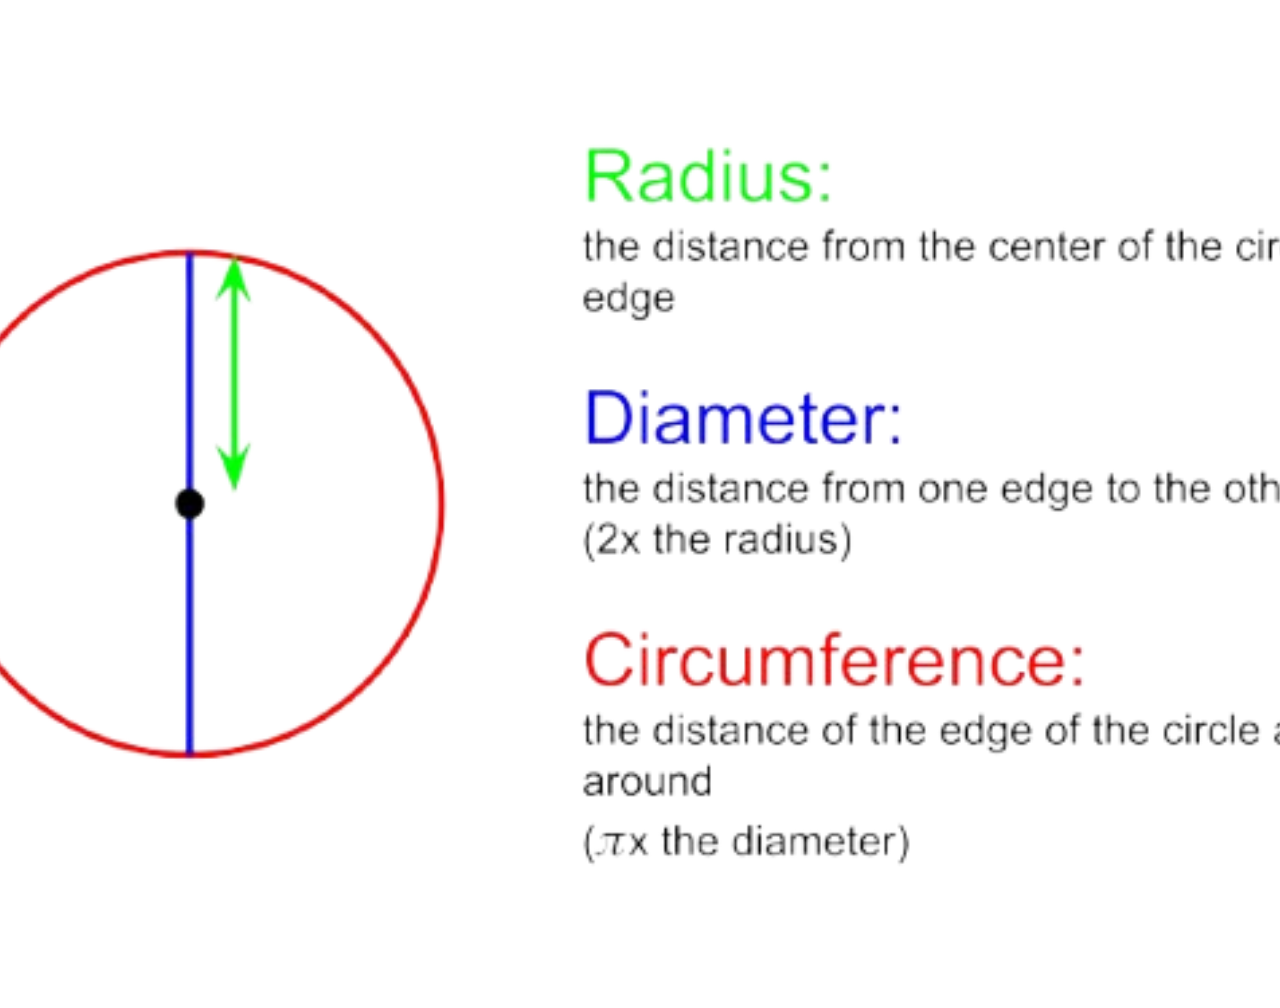
<file: index.html>
<!doctype html>
<html>
  <head>
    <title>my site</title>
    <link rel="stylesheet" href="style.css" />
  </head>

  <body>
    <a href="games/flappyBird-master/index.html">
      <button id="Btn1">flappy bird</button>
    </a>
    <a href="games/2048-master/index.html">
      <button id="Btn2">2048</button>
    </a>
    <a href="games/JavaScript-Snake-Game-master/index.html">
      <button id="Btn3">snake</button>
    </a>
    <a href="games/javascript-tetris-master/index.html">
      <button id="Btn4">tetris</button>
    </a>
    <a href="games/lunar-lander-master/index.html">
      <button id="Btn5">lunar lander</button>
    </a>

    <script src="script.js"></script>
  </body>
</html>
</file>
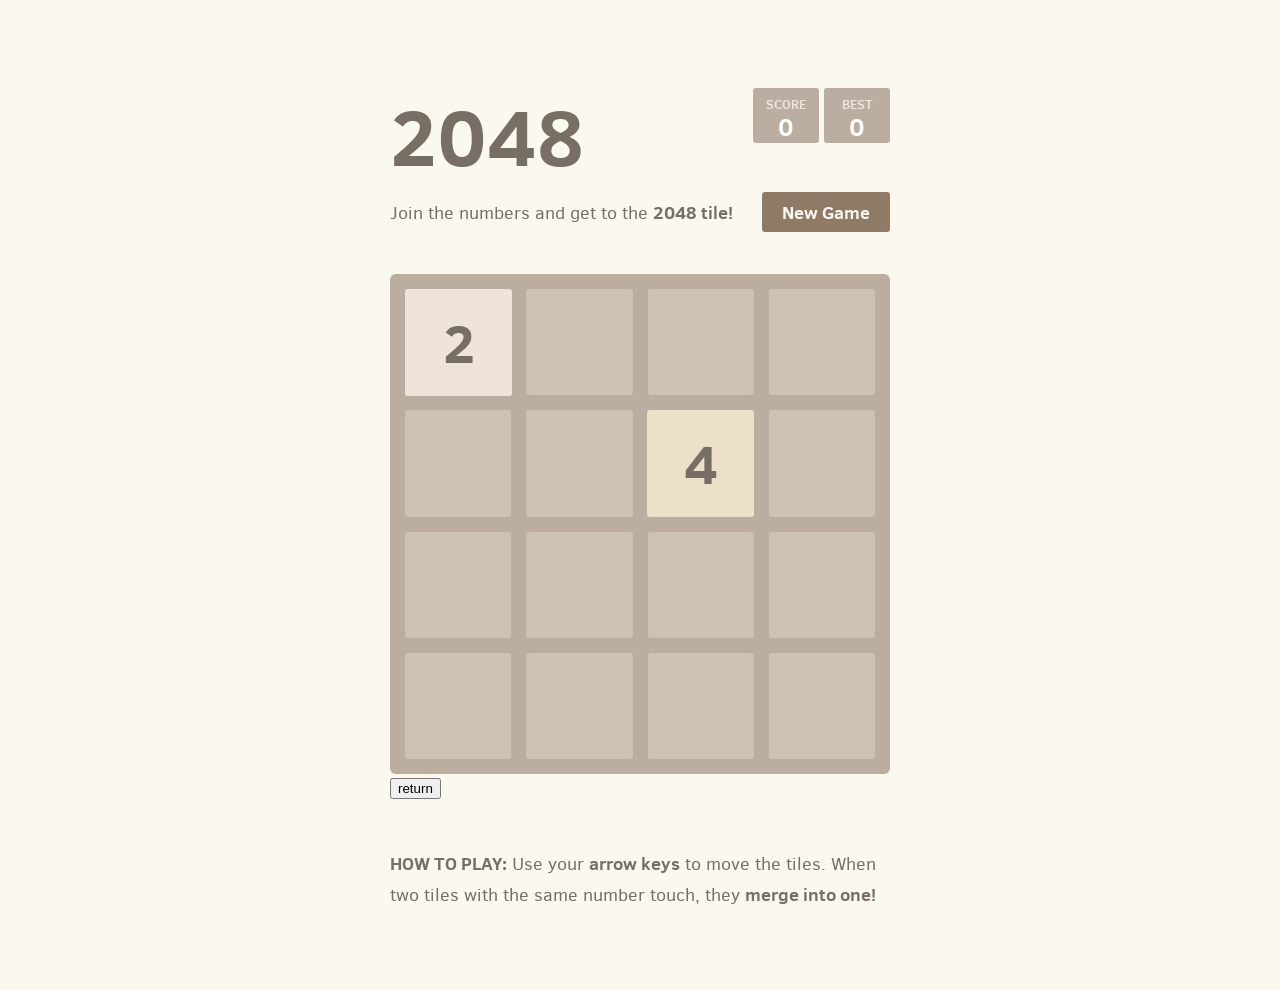
<file: games/2048-master/index.html>
<!doctype html>
<html>
  <head>
    <meta charset="utf-8" />
    <title>2048</title>

    <link href="style/main.css" rel="stylesheet" type="text/css" />
    <link rel="shortcut icon" href="favicon.ico" />
    <link rel="apple-touch-icon" href="meta/apple-touch-icon.png" />
    <link
      rel="apple-touch-startup-image"
      href="meta/apple-touch-startup-image-640x1096.png"
      media="(device-width: 320px) and (device-height: 568px) and (-webkit-device-pixel-ratio: 2)"
    />
    <!-- iPhone 5+ -->
    <link
      rel="apple-touch-startup-image"
      href="meta/apple-touch-startup-image-640x920.png"
      media="(device-width: 320px) and (device-height: 480px) and (-webkit-device-pixel-ratio: 2)"
    />
    <!-- iPhone, retina -->
    <meta name="apple-mobile-web-app-capable" content="yes" />
    <meta name="apple-mobile-web-app-status-bar-style" content="black" />

    <meta name="HandheldFriendly" content="True" />
    <meta name="MobileOptimized" content="320" />
    <meta
      name="viewport"
      content="width=device-width, target-densitydpi=160dpi, initial-scale=1.0, maximum-scale=1, user-scalable=no, minimal-ui"
    />
  </head>
  <body>
    <div class="container">
      <div class="heading">
        <h1 class="title">2048</h1>
        <div class="scores-container">
          <div class="score-container">0</div>
          <div class="best-container">0</div>
        </div>
      </div>

      <div class="above-game">
        <p class="game-intro">
          Join the numbers and get to the <strong>2048 tile!</strong>
        </p>
        <a class="restart-button">New Game</a>
      </div>

      <div class="game-container">
        <div class="game-message">
          <p></p>
          <div class="lower">
            <a class="keep-playing-button">Keep going</a>
            <a class="retry-button">Try again</a>
          </div>
        </div>

        <div class="grid-container">
          <div class="grid-row">
            <div class="grid-cell"></div>
            <div class="grid-cell"></div>
            <div class="grid-cell"></div>
            <div class="grid-cell"></div>
          </div>
          <div class="grid-row">
            <div class="grid-cell"></div>
            <div class="grid-cell"></div>
            <div class="grid-cell"></div>
            <div class="grid-cell"></div>
          </div>
          <div class="grid-row">
            <div class="grid-cell"></div>
            <div class="grid-cell"></div>
            <div class="grid-cell"></div>
            <div class="grid-cell"></div>
          </div>
          <div class="grid-row">
            <div class="grid-cell"></div>
            <div class="grid-cell"></div>
            <div class="grid-cell"></div>
            <div class="grid-cell"></div>
          </div>
        </div>

        <div class="tile-container"></div>
      </div>
      <a href="../../index.html">
        <button id="returnBtn1">return</button>
      </a>

      <p class="game-explanation">
        <strong class="important">How to play:</strong> Use your
        <strong>arrow keys</strong> to move the tiles. When two tiles with the
        same number touch, they <strong>merge into one!</strong>
      </p>
    </div>

    <script src="js/bind_polyfill.js"></script>
    <script src="js/classlist_polyfill.js"></script>
    <script src="js/animframe_polyfill.js"></script>
    <script src="js/keyboard_input_manager.js"></script>
    <script src="js/html_actuator.js"></script>
    <script src="js/grid.js"></script>
    <script src="js/tile.js"></script>
    <script src="js/local_storage_manager.js"></script>
    <script src="js/game_manager.js"></script>
    <script src="js/application.js"></script>
  </body>
</html>
</file>
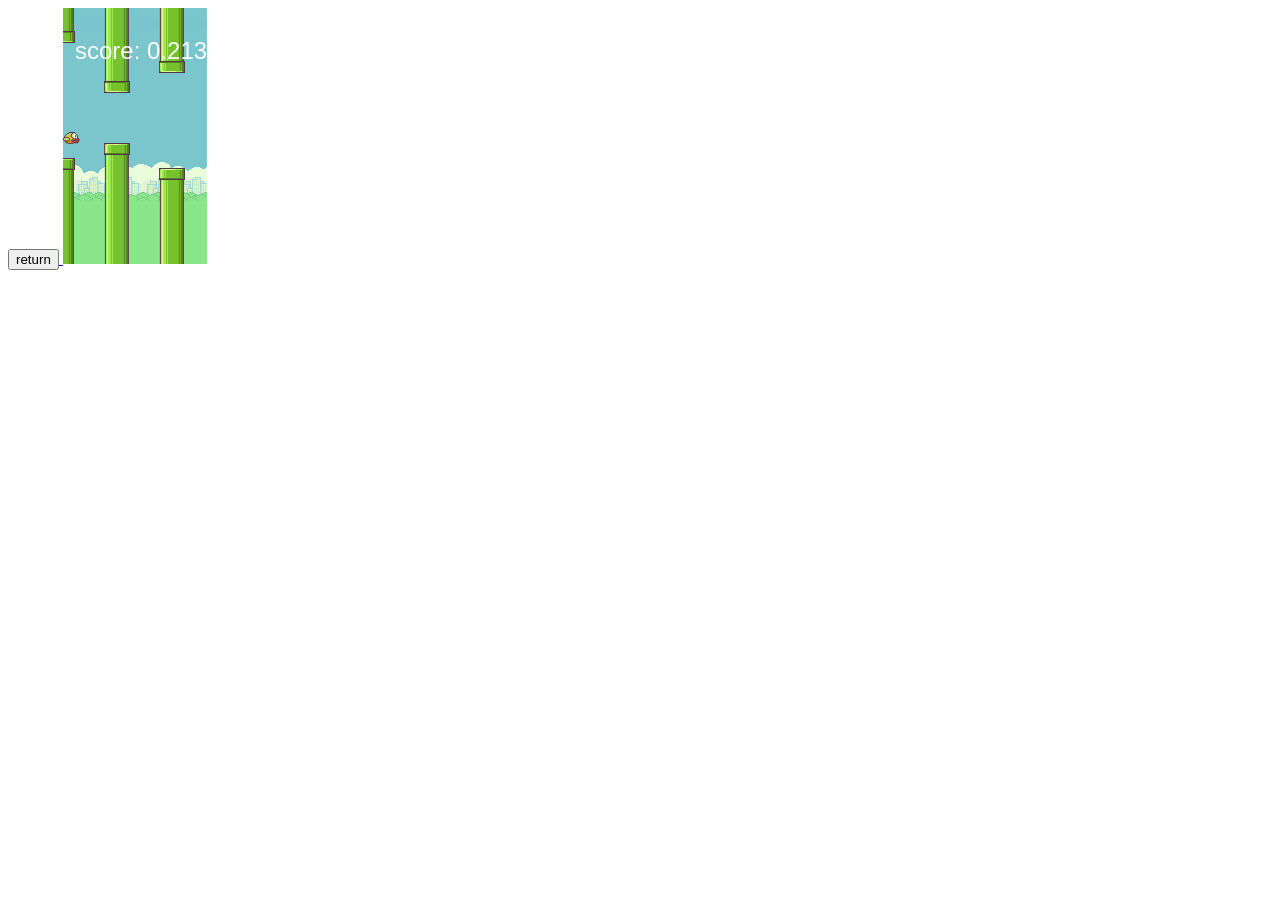
<file: games/flappyBird-master/index.html>
<!doctype html>
<html lang="en">
  <head>
    <meta charset="utf-8" />
    <title>Flappy Bird</title>
  </head>
  <body>
    <a href="../../index.html">
      <button id="returnBtn1">return</button>
    </a>
    <script src="js/game.js"></script>
  </body>
</html>
</file>
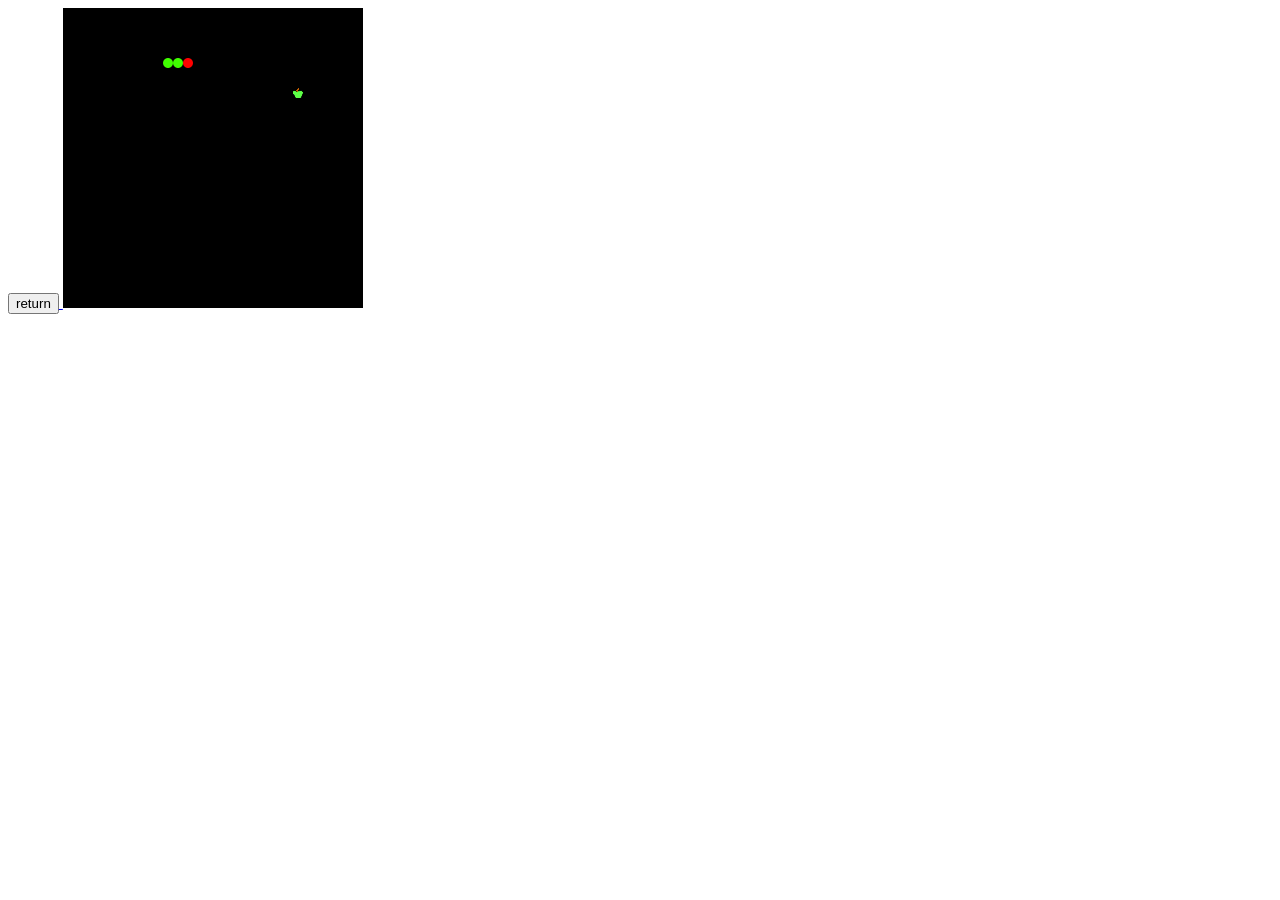
<file: games/JavaScript-Snake-Game-master/index.html>
<!doctype html>
<html>
  <head>
    <title>JavaScript Snake game</title>
    <style>
      canvas {
        background: black;
      }
    </style>

    <script src="snake.js"></script>
  </head>

  <body onload="init()">
    <a href="../../index.html">
      <button id="returnBtn1">return</button>
    </a>
    <canvas id="myCanvas" width="300" height="300"> </canvas>
  </body>
</html>
</file>
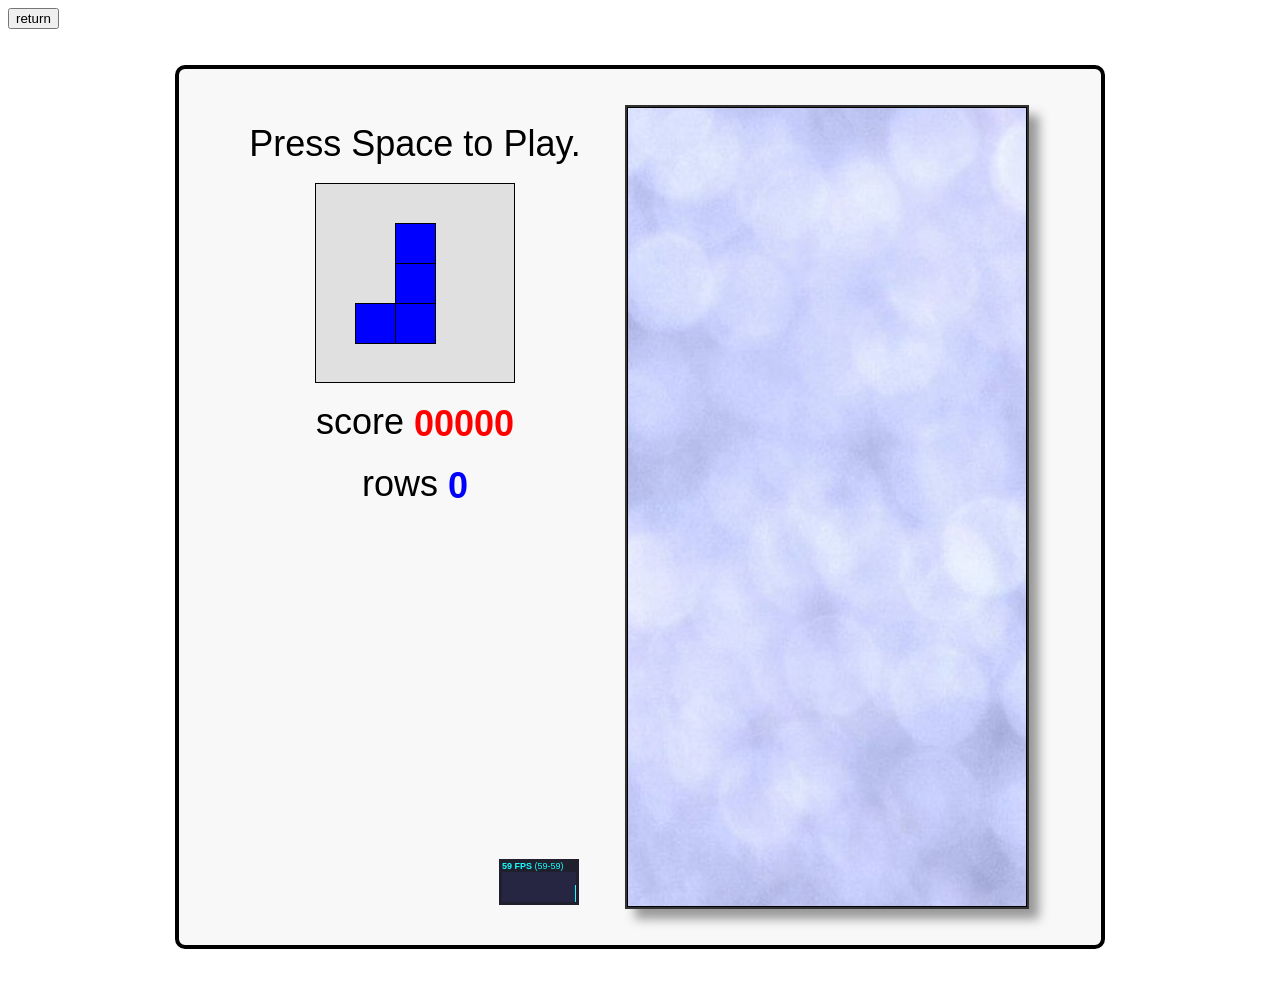
<file: games/javascript-tetris-master/index.html>
<!doctype html>
<html>
  <head>
    <title>Javascript Tetris</title>
    <style>
      body {
        font-family: Helvetica, sans-serif;
      }
      #tetris {
        margin: 1em auto;
        padding: 1em;
        border: 4px solid black;
        border-radius: 10px;
        background-color: #f8f8f8;
      }
      #stats {
        display: inline-block;
        vertical-align: top;
      }
      #canvas {
        display: inline-block;
        vertical-align: top;
        background: url(texture.jpg);
        box-shadow: 10px 10px 10px #999;
        border: 2px solid #333;
      }
      #menu {
        display: inline-block;
        vertical-align: top;
        position: relative;
      }
      #menu p {
        margin: 0.5em 0;
        text-align: center;
      }
      #menu p a {
        text-decoration: none;
        color: black;
      }
      #upcoming {
        display: block;
        margin: 0 auto;
        background-color: #e0e0e0;
      }
      #score {
        color: red;
        font-weight: bold;
        vertical-align: middle;
      }
      #rows {
        color: blue;
        font-weight: bold;
        vertical-align: middle;
      }
      #stats {
        position: absolute;
        bottom: 0em;
        right: 1em;
      }
      @media screen and (min-width: 0px) and (min-height: 0px) {
        #tetris {
          font-size: 0.75em;
          width: 250px;
        }
        #menu {
          width: 100px;
          height: 200px;
        }
        #upcoming {
          width: 50px;
          height: 50px;
        }
        #canvas {
          width: 100px;
          height: 200px;
        }
      } /* 10px chunks */
      @media screen and (min-width: 400px) and (min-height: 400px) {
        #tetris {
          font-size: 1em;
          width: 350px;
        }
        #menu {
          width: 150px;
          height: 300px;
        }
        #upcoming {
          width: 75px;
          height: 75px;
        }
        #canvas {
          width: 150px;
          height: 300px;
        }
      } /* 15px chunks */
      @media screen and (min-width: 500px) and (min-height: 500px) {
        #tetris {
          font-size: 1.25em;
          width: 450px;
        }
        #menu {
          width: 200px;
          height: 400px;
        }
        #upcoming {
          width: 100px;
          height: 100px;
        }
        #canvas {
          width: 200px;
          height: 400px;
        }
      } /* 20px chunks */
      @media screen and (min-width: 600px) and (min-height: 600px) {
        #tetris {
          font-size: 1.5em;
          width: 550px;
        }
        #menu {
          width: 250px;
          height: 500px;
        }
        #upcoming {
          width: 125px;
          height: 125px;
        }
        #canvas {
          width: 250px;
          height: 500px;
        }
      } /* 25px chunks */
      @media screen and (min-width: 700px) and (min-height: 700px) {
        #tetris {
          font-size: 1.75em;
          width: 650px;
        }
        #menu {
          width: 300px;
          height: 600px;
        }
        #upcoming {
          width: 150px;
          height: 150px;
        }
        #canvas {
          width: 300px;
          height: 600px;
        }
      } /* 30px chunks */
      @media screen and (min-width: 800px) and (min-height: 800px) {
        #tetris {
          font-size: 2em;
          width: 750px;
        }
        #menu {
          width: 350px;
          height: 700px;
        }
        #upcoming {
          width: 175px;
          height: 175px;
        }
        #canvas {
          width: 350px;
          height: 700px;
        }
      } /* 35px chunks */
      @media screen and (min-width: 900px) and (min-height: 900px) {
        #tetris {
          font-size: 2.25em;
          width: 850px;
        }
        #menu {
          width: 400px;
          height: 800px;
        }
        #upcoming {
          width: 200px;
          height: 200px;
        }
        #canvas {
          width: 400px;
          height: 800px;
        }
      } /* 40px chunks */
    </style>
  </head>

  <body>
    <a href="../../index.html">
      <button id="returnBtn1">return</button>
    </a>
    <div id="tetris">
      <div id="menu">
        <p id="start"><a href="javascript:play();">Press Space to Play.</a></p>
        <p><canvas id="upcoming"></canvas></p>
        <p>score <span id="score">00000</span></p>
        <p>rows <span id="rows">0</span></p>
      </div>
      <canvas id="canvas">
        Sorry, this example cannot be run because your browser does not support
        the &lt;canvas&gt; element
      </canvas>
    </div>

    <script src="stats.js"></script>
    <script>
      //-------------------------------------------------------------------------
      // base helper methods
      //-------------------------------------------------------------------------

      function get(id) {
        return document.getElementById(id);
      }
      function hide(id) {
        get(id).style.visibility = "hidden";
      }
      function show(id) {
        get(id).style.visibility = null;
      }
      function html(id, html) {
        get(id).innerHTML = html;
      }

      function timestamp() {
        return new Date().getTime();
      }
      function random(min, max) {
        return min + Math.random() * (max - min);
      }
      function randomChoice(choices) {
        return choices[Math.round(random(0, choices.length - 1))];
      }

      if (!window.requestAnimationFrame) {
        // http://paulirish.com/2011/requestanimationframe-for-smart-animating/
        window.requestAnimationFrame =
          window.webkitRequestAnimationFrame ||
          window.mozRequestAnimationFrame ||
          window.oRequestAnimationFrame ||
          window.msRequestAnimationFrame ||
          function (callback, element) {
            window.setTimeout(callback, 1000 / 60);
          };
      }

      //-------------------------------------------------------------------------
      // game constants
      //-------------------------------------------------------------------------

      var KEY = { ESC: 27, SPACE: 32, LEFT: 37, UP: 38, RIGHT: 39, DOWN: 40 },
        DIR = { UP: 0, RIGHT: 1, DOWN: 2, LEFT: 3, MIN: 0, MAX: 3 },
        stats = new Stats(),
        canvas = get("canvas"),
        ctx = canvas.getContext("2d"),
        ucanvas = get("upcoming"),
        uctx = ucanvas.getContext("2d"),
        speed = { start: 0.6, decrement: 0.005, min: 0.1 }, // how long before piece drops by 1 row (seconds)
        nx = 10, // width of tetris court (in blocks)
        ny = 20, // height of tetris court (in blocks)
        nu = 5; // width/height of upcoming preview (in blocks)

      //-------------------------------------------------------------------------
      // game variables (initialized during reset)
      //-------------------------------------------------------------------------

      var dx,
        dy, // pixel size of a single tetris block
        blocks, // 2 dimensional array (nx*ny) representing tetris court - either empty block or occupied by a 'piece'
        actions, // queue of user actions (inputs)
        playing, // true|false - game is in progress
        dt, // time since starting this game
        current, // the current piece
        next, // the next piece
        score, // the current score
        vscore, // the currently displayed score (it catches up to score in small chunks - like a spinning slot machine)
        rows, // number of completed rows in the current game
        step; // how long before current piece drops by 1 row

      //-------------------------------------------------------------------------
      // tetris pieces
      //
      // blocks: each element represents a rotation of the piece (0, 90, 180, 270)
      //         each element is a 16 bit integer where the 16 bits represent
      //         a 4x4 set of blocks, e.g. j.blocks[0] = 0x44C0
      //
      //             0100 = 0x4 << 3 = 0x4000
      //             0100 = 0x4 << 2 = 0x0400
      //             1100 = 0xC << 1 = 0x00C0
      //             0000 = 0x0 << 0 = 0x0000
      //                               ------
      //                               0x44C0
      //
      //-------------------------------------------------------------------------

      var i = {
        size: 4,
        blocks: [0x0f00, 0x2222, 0x00f0, 0x4444],
        color: "cyan",
      };
      var j = {
        size: 3,
        blocks: [0x44c0, 0x8e00, 0x6440, 0x0e20],
        color: "blue",
      };
      var l = {
        size: 3,
        blocks: [0x4460, 0x0e80, 0xc440, 0x2e00],
        color: "orange",
      };
      var o = {
        size: 2,
        blocks: [0xcc00, 0xcc00, 0xcc00, 0xcc00],
        color: "yellow",
      };
      var s = {
        size: 3,
        blocks: [0x06c0, 0x8c40, 0x6c00, 0x4620],
        color: "green",
      };
      var t = {
        size: 3,
        blocks: [0x0e40, 0x4c40, 0x4e00, 0x4640],
        color: "purple",
      };
      var z = {
        size: 3,
        blocks: [0x0c60, 0x4c80, 0xc600, 0x2640],
        color: "red",
      };

      //------------------------------------------------
      // do the bit manipulation and iterate through each
      // occupied block (x,y) for a given piece
      //------------------------------------------------
      function eachblock(type, x, y, dir, fn) {
        var bit,
          result,
          row = 0,
          col = 0,
          blocks = type.blocks[dir];
        for (bit = 0x8000; bit > 0; bit = bit >> 1) {
          if (blocks & bit) {
            fn(x + col, y + row);
          }
          if (++col === 4) {
            col = 0;
            ++row;
          }
        }
      }

      //-----------------------------------------------------
      // check if a piece can fit into a position in the grid
      //-----------------------------------------------------
      function occupied(type, x, y, dir) {
        var result = false;
        eachblock(type, x, y, dir, function (x, y) {
          if (x < 0 || x >= nx || y < 0 || y >= ny || getBlock(x, y))
            result = true;
        });
        return result;
      }

      function unoccupied(type, x, y, dir) {
        return !occupied(type, x, y, dir);
      }

      //-----------------------------------------
      // start with 4 instances of each piece and
      // pick randomly until the 'bag is empty'
      //-----------------------------------------
      var pieces = [];
      function randomPiece() {
        if (pieces.length == 0)
          pieces = [
            i,
            i,
            i,
            i,
            j,
            j,
            j,
            j,
            l,
            l,
            l,
            l,
            o,
            o,
            o,
            o,
            s,
            s,
            s,
            s,
            t,
            t,
            t,
            t,
            z,
            z,
            z,
            z,
          ];
        var type = pieces.splice(random(0, pieces.length - 1), 1)[0];
        return {
          type: type,
          dir: DIR.UP,
          x: Math.round(random(0, nx - type.size)),
          y: 0,
        };
      }

      //-------------------------------------------------------------------------
      // GAME LOOP
      //-------------------------------------------------------------------------

      function run() {
        showStats(); // initialize FPS counter
        addEvents(); // attach keydown and resize events

        var last = (now = timestamp());
        function frame() {
          now = timestamp();
          update(Math.min(1, (now - last) / 1000.0)); // using requestAnimationFrame have to be able to handle large delta's caused when it 'hibernates' in a background or non-visible tab
          draw();
          stats.update();
          last = now;
          requestAnimationFrame(frame, canvas);
        }

        resize(); // setup all our sizing information
        reset(); // reset the per-game variables
        frame(); // start the first frame
      }

      function showStats() {
        stats.domElement.id = "stats";
        get("menu").appendChild(stats.domElement);
      }

      function addEvents() {
        document.addEventListener("keydown", keydown, false);
        window.addEventListener("resize", resize, false);
      }

      function resize(event) {
        canvas.width = canvas.clientWidth; // set canvas logical size equal to its physical size
        canvas.height = canvas.clientHeight; // (ditto)
        ucanvas.width = ucanvas.clientWidth;
        ucanvas.height = ucanvas.clientHeight;
        dx = canvas.width / nx; // pixel size of a single tetris block
        dy = canvas.height / ny; // (ditto)
        invalidate();
        invalidateNext();
      }

      function keydown(ev) {
        var handled = false;
        if (playing) {
          switch (ev.keyCode) {
            case KEY.LEFT:
              actions.push(DIR.LEFT);
              handled = true;
              break;
            case KEY.RIGHT:
              actions.push(DIR.RIGHT);
              handled = true;
              break;
            case KEY.UP:
              actions.push(DIR.UP);
              handled = true;
              break;
            case KEY.DOWN:
              actions.push(DIR.DOWN);
              handled = true;
              break;
            case KEY.ESC:
              lose();
              handled = true;
              break;
          }
        } else if (ev.keyCode == KEY.SPACE) {
          play();
          handled = true;
        }
        if (handled) ev.preventDefault(); // prevent arrow keys from scrolling the page (supported in IE9+ and all other browsers)
      }

      //-------------------------------------------------------------------------
      // GAME LOGIC
      //-------------------------------------------------------------------------

      function play() {
        hide("start");
        reset();
        playing = true;
      }
      function lose() {
        show("start");
        setVisualScore();
        playing = false;
      }

      function setVisualScore(n) {
        vscore = n || score;
        invalidateScore();
      }
      function setScore(n) {
        score = n;
        setVisualScore(n);
      }
      function addScore(n) {
        score = score + n;
      }
      function clearScore() {
        setScore(0);
      }
      function clearRows() {
        setRows(0);
      }
      function setRows(n) {
        rows = n;
        step = Math.max(speed.min, speed.start - speed.decrement * rows);
        invalidateRows();
      }
      function addRows(n) {
        setRows(rows + n);
      }
      function getBlock(x, y) {
        return blocks && blocks[x] ? blocks[x][y] : null;
      }
      function setBlock(x, y, type) {
        blocks[x] = blocks[x] || [];
        blocks[x][y] = type;
        invalidate();
      }
      function clearBlocks() {
        blocks = [];
        invalidate();
      }
      function clearActions() {
        actions = [];
      }
      function setCurrentPiece(piece) {
        current = piece || randomPiece();
        invalidate();
      }
      function setNextPiece(piece) {
        next = piece || randomPiece();
        invalidateNext();
      }

      function reset() {
        dt = 0;
        clearActions();
        clearBlocks();
        clearRows();
        clearScore();
        setCurrentPiece(next);
        setNextPiece();
      }

      function update(idt) {
        if (playing) {
          if (vscore < score) setVisualScore(vscore + 1);
          handle(actions.shift());
          dt = dt + idt;
          if (dt > step) {
            dt = dt - step;
            drop();
          }
        }
      }

      function handle(action) {
        switch (action) {
          case DIR.LEFT:
            move(DIR.LEFT);
            break;
          case DIR.RIGHT:
            move(DIR.RIGHT);
            break;
          case DIR.UP:
            rotate();
            break;
          case DIR.DOWN:
            drop();
            break;
        }
      }

      function move(dir) {
        var x = current.x,
          y = current.y;
        switch (dir) {
          case DIR.RIGHT:
            x = x + 1;
            break;
          case DIR.LEFT:
            x = x - 1;
            break;
          case DIR.DOWN:
            y = y + 1;
            break;
        }
        if (unoccupied(current.type, x, y, current.dir)) {
          current.x = x;
          current.y = y;
          invalidate();
          return true;
        } else {
          return false;
        }
      }

      function rotate() {
        var newdir = current.dir == DIR.MAX ? DIR.MIN : current.dir + 1;
        if (unoccupied(current.type, current.x, current.y, newdir)) {
          current.dir = newdir;
          invalidate();
        }
      }

      function drop() {
        if (!move(DIR.DOWN)) {
          addScore(10);
          dropPiece();
          removeLines();
          setCurrentPiece(next);
          setNextPiece(randomPiece());
          clearActions();
          if (occupied(current.type, current.x, current.y, current.dir)) {
            lose();
          }
        }
      }

      function dropPiece() {
        eachblock(
          current.type,
          current.x,
          current.y,
          current.dir,
          function (x, y) {
            setBlock(x, y, current.type);
          },
        );
      }

      function removeLines() {
        var x,
          y,
          complete,
          n = 0;
        for (y = ny; y > 0; --y) {
          complete = true;
          for (x = 0; x < nx; ++x) {
            if (!getBlock(x, y)) complete = false;
          }
          if (complete) {
            removeLine(y);
            y = y + 1; // recheck same line
            n++;
          }
        }
        if (n > 0) {
          addRows(n);
          addScore(100 * Math.pow(2, n - 1)); // 1: 100, 2: 200, 3: 400, 4: 800
        }
      }

      function removeLine(n) {
        var x, y;
        for (y = n; y >= 0; --y) {
          for (x = 0; x < nx; ++x)
            setBlock(x, y, y == 0 ? null : getBlock(x, y - 1));
        }
      }

      //-------------------------------------------------------------------------
      // RENDERING
      //-------------------------------------------------------------------------

      var invalid = {};

      function invalidate() {
        invalid.court = true;
      }
      function invalidateNext() {
        invalid.next = true;
      }
      function invalidateScore() {
        invalid.score = true;
      }
      function invalidateRows() {
        invalid.rows = true;
      }

      function draw() {
        ctx.save();
        ctx.lineWidth = 1;
        ctx.translate(0.5, 0.5); // for crisp 1px black lines
        drawCourt();
        drawNext();
        drawScore();
        drawRows();
        ctx.restore();
      }

      function drawCourt() {
        if (invalid.court) {
          ctx.clearRect(0, 0, canvas.width, canvas.height);
          if (playing)
            drawPiece(ctx, current.type, current.x, current.y, current.dir);
          var x, y, block;
          for (y = 0; y < ny; y++) {
            for (x = 0; x < nx; x++) {
              if ((block = getBlock(x, y))) drawBlock(ctx, x, y, block.color);
            }
          }
          ctx.strokeRect(0, 0, nx * dx - 1, ny * dy - 1); // court boundary
          invalid.court = false;
        }
      }

      function drawNext() {
        if (invalid.next) {
          var padding = (nu - next.type.size) / 2; // half-arsed attempt at centering next piece display
          uctx.save();
          uctx.translate(0.5, 0.5);
          uctx.clearRect(0, 0, nu * dx, nu * dy);
          drawPiece(uctx, next.type, padding, padding, next.dir);
          uctx.strokeStyle = "black";
          uctx.strokeRect(0, 0, nu * dx - 1, nu * dy - 1);
          uctx.restore();
          invalid.next = false;
        }
      }

      function drawScore() {
        if (invalid.score) {
          html("score", ("00000" + Math.floor(vscore)).slice(-5));
          invalid.score = false;
        }
      }

      function drawRows() {
        if (invalid.rows) {
          html("rows", rows);
          invalid.rows = false;
        }
      }

      function drawPiece(ctx, type, x, y, dir) {
        eachblock(type, x, y, dir, function (x, y) {
          drawBlock(ctx, x, y, type.color);
        });
      }

      function drawBlock(ctx, x, y, color) {
        ctx.fillStyle = color;
        ctx.fillRect(x * dx, y * dy, dx, dy);
        ctx.strokeRect(x * dx, y * dy, dx, dy);
      }

      //-------------------------------------------------------------------------
      // FINALLY, lets run the game
      //-------------------------------------------------------------------------

      run();
    </script>
  </body>
</html>
</file>
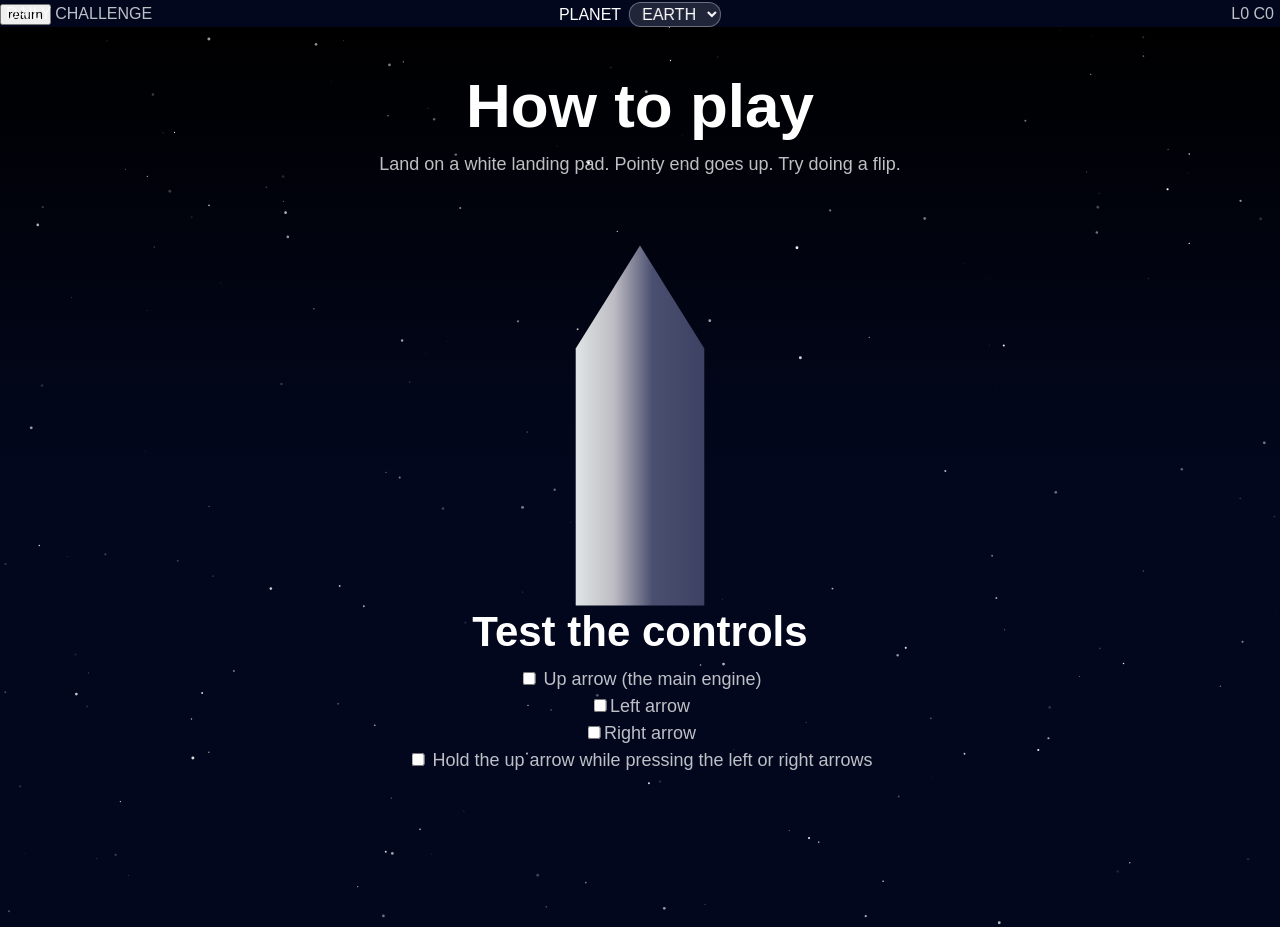
<file: games/lunar-lander-master/index.html>
<!doctype html>
<html lang="en">
  <head>
    <title>Lander</title>
    <meta property="og:title" content="Lander" />
    <meta property="og:url" content="https://ehmorris.com/lander/" />
    <meta
      name="description"
      content="Can you successfully pilot the lander to the surface? Play instantly from your phone or computer."
    />
    <meta
      property="og:description"
      content="Can you successfully pilot the lander to the surface?"
    />
    <meta
      property="og:image"
      content="https://ehmorris.com/lander/images/oembed.png"
    />
    <meta property="og:image:width" content="700" />
    <meta property="og:image:height" content="700" />
    <link
      rel="icon"
      type="image/png"
      href="./images/favicon-16x16.png"
      sizes="16x16"
    />
    <link
      rel="icon"
      type="image/png"
      href="./images/favicon-32x32.png"
      sizes="32x32"
    />
    <link
      rel="icon"
      type="image/png"
      href="./images/favicon-180x180.png"
      sizes="180x180"
    />
    <link
      rel="icon"
      type="image/png"
      href="./images/favicon-270x270.png"
      sizes="270x270"
    />
    <link rel="apple-touch-icon" href="./images/favicon-270x270.png" />
    <meta name="apple-mobile-web-app-capable" content="yes" />
    <meta name="mobile-web-app-capable" content="yes" />
    <meta
      name="viewport"
      content="width=device-width, initial-scale=1, shrink-to-fit=no"
    />
    <link rel="stylesheet" type="text/css" href="./style.css" />
  </head>

  <body>
    <a href="../../index.html">
      <button id="returnBtn1">return</button>
    </a>
    <div class="game"></div>
    <div id="endGameStats" class="fullSizeContainer">
      <h1 id="description"></h1>
      <div class="scoreContainer">
        <span id="score"></span> point <span id="type"></span>
      </div>
      <div class="meterAndLabel">
        <div class="label">Speed</div>
        <div class="meter" data-stat-name="speed">
          <div class="cursor" data-percent-position="">
            <span data-value=""></span><span class="unit">&nbsp;MPH</span>
          </div>
        </div>
      </div>
      <div class="meterAndLabel">
        <div class="label">Angle</div>
        <div class="meter" data-stat-name="angle">
          <div class="cursor" data-percent-position="">
            <span data-value=""></span> <span class="unit">&#176;</span>
          </div>
        </div>
      </div>
      <div class="statsTable">
        <div class="tableRow">
          <span class="tableLabel">Time</span>
          <span class="tableValue"><span id="duration"></span> seconds</span>
        </div>
        <div class="tableRow">
          <span class="tableLabel">Flips</span>
          <span class="tableValue" id="rotations"></span>
        </div>
        <div class="tableRow">
          <span class="tableLabel">Max Speed</span>
          <span class="tableValue"><span id="maxSpeed"></span> MPH</span>
        </div>
        <div class="tableRow">
          <span class="tableLabel">Max Height</span>
          <span class="tableValue"><span id="maxHeight"></span> FT</span>
        </div>
      </div>
      <div class="buttonContainer">
        <div class="button loading" id="tryAgain" data-dd-action-name="Again">
          <span id="tryAgainText">Play Again</span>
          <svg class="buttonAnimatedBorder">
            <rect width="100%" height="100%"></rect>
          </svg>
        </div>
        <div class="button button--hug" id="share" data-dd-action-name="Share">
          <span>Share</span>
          <svg class="buttonBorder">
            <rect width="100%" height="100%"></rect>
          </svg>
        </div>
        <div
          class="button button--hug"
          id="copyText"
          data-dd-action-name="Copy"
        >
          <span>Copy Stats</span>
          <svg class="buttonBorder">
            <rect width="100%" height="100%"></rect>
          </svg>
        </div>
        <a
          href="https://discord.gg/kqs93xgakf"
          target="_blank"
          rel="noopener noreferrer"
          class="button button--hug"
          id="joinDiscord"
          data-dd-action-name="Discord"
        >
          <span>Discord</span>
          <svg class="buttonBorder">
            <rect width="100%" height="100%"></rect>
          </svg>
        </a>
      </div>
    </div>
    <div id="instructions" class="fullSizeContainer instructions">
      <div>
        <h1>How to play</h1>
        <p>
          Land on a white landing pad. Pointy end goes up. Try doing a flip.
        </p>
      </div>
      <div class="instructionsControls">
        <h2>Test the controls</h2>
        <div id="forKeyboard">
          <ul>
            <li id="engineCheck">
              <input type="checkbox" /> Up arrow (the main engine)
            </li>
            <li id="rightRotationCheck"><input type="checkbox" />Left arrow</li>
            <li id="leftRotationCheck"><input type="checkbox" />Right arrow</li>
            <li id="engineAndRotationCheck">
              <input type="checkbox" /> Hold the up arrow while pressing the
              left or right arrows
            </li>
          </ul>
        </div>
        <div id="forTouch">
          <ul>
            <li id="engineCheck">
              <input type="checkbox" /> Press the up arrow
            </li>
            <li id="rightRotationCheck">
              <input type="checkbox" /> Press the left arrow
            </li>
            <li id="leftRotationCheck">
              <input type="checkbox" /> Press the right arrow
            </li>
            <li id="engineAndRotationCheck">
              <input type="checkbox" /> Hold down the up arrow and one side
              arrow
            </li>
          </ul>
        </div>
      </div>
    </div>
    <div id="cornerChallenge" class="topLeftCorner show">
      Daily Challenge <span id="cornerChallengeNumber"></span>
    </div>
    <div id="worldSelector" class="topCenterCorner">
      <label for="worldSelect">Planet</label>
      <select id="worldSelect" aria-label="Select planet">
        <option value="earth">Earth</option>
        <option value="mars">Mars</option>
      </select>
    </div>
    <div id="tally" class="topRightCorner">
      L<span id="landingTotal"></span> C<span id="crashTotal"></span>
    </div>
    <script src="index.js" type="module"></script>
    <script>
      (function (h, o, u, n, d) {
        h = h[d] = h[d] || {
          q: [],
          onReady: function (c) {
            h.q.push(c);
          },
        };
        d = o.createElement(u);
        d.async = 1;
        d.src = n;
        n = o.getElementsByTagName(u)[0];
        n.parentNode.insertBefore(d, n);
      })(
        window,
        document,
        "script",
        "https://www.datadoghq-browser-agent.com/datadog-rum-v4.js",
        "DD_RUM",
      );
      DD_RUM.onReady(function () {
        DD_RUM.init({
          clientToken: "pub29b4ec61338ff64383116ae4bf1b2e48",
          applicationId: "4c09e9e3-7012-4576-bbeb-9a81a5c7b9e7",
          site: "datadoghq.com",
          sessionSampleRate: 100,
          trackUserInteractions: true,
        });
      });
    </script>
  </body>
</html>
</file>
<file: style.css>
body {
  background-image: url("images/aaa.png");

  background-size: cover;
  background-position: center;
  background-repeat: no-repeat;

  min-height: 100vh;
  color: rgb(00, 00, 00);
  text-align: center;
  margin-top: 100px;
}
#Btn1 {
  position: absolute;

  left: 200px;
  top: 100px;

  width: 200px;
  height: 100px;

  padding: 10px 20px;
  font-size: 20px;
  margin: 10px;

  opacity: 0;
  border: none;
  cursor: pointer;
}

#Btn2 {
  position: absolute;

  left: 400px;
  top: 100px;

  width: 200px;
  height: 100px;

  padding: 10px 20px;
  font-size: 20px;
  margin: 10px;

  opacity: 0;
  border: none;
  cursor: pointer;
}

#Btn3 {
  position: absolute;

  left: 600px;
  top: 100px;

  width: 200px;
  height: 100px;

  padding: 10px 20px;
  font-size: 20px;
  margin: 10px;

  opacity: 0;
  border: none;
  cursor: pointer;
}
#Btn4 {
  position: absolute;

  left: 800px;
  top: 100px;

  width: 200px;
  height: 100px;

  padding: 10px 20px;
  font-size: 20px;
  margin: 10px;

  opacity: 0;
  border: none;
  cursor: pointer;
}
#Btn5 {
  position: absolute;

  left: 1000px;
  top: 100px;

  width: 200px;
  height: 100px;

  padding: 10px 20px;
  font-size: 20px;
  margin: 10px;

  opacity: 0;
  border: none;
  cursor: pointer;
}
#returnBtn1 {
  padding: 10px 20px;
  font-size: 20px;
  margin: 10px;
}
#returnBtn2 {
  padding: 10px 20px;
  font-size: 20px;
  margin: 10px;
}
</file>
<file: games/2048-master/style/main.css>
@import url(fonts/clear-sans.css);
html, body {
  margin: 0;
  padding: 0;
  background: #faf8ef;
  color: #776e65;
  font-family: "Clear Sans", "Helvetica Neue", Arial, sans-serif;
  font-size: 18px; }

body {
  margin: 80px 0; }

.heading:after {
  content: "";
  display: block;
  clear: both; }

h1.title {
  font-size: 80px;
  font-weight: bold;
  margin: 0;
  display: block;
  float: left; }

@-webkit-keyframes move-up {
  0% {
    top: 25px;
    opacity: 1; }

  100% {
    top: -50px;
    opacity: 0; } }
@-moz-keyframes move-up {
  0% {
    top: 25px;
    opacity: 1; }

  100% {
    top: -50px;
    opacity: 0; } }
@keyframes move-up {
  0% {
    top: 25px;
    opacity: 1; }

  100% {
    top: -50px;
    opacity: 0; } }
.scores-container {
  float: right;
  text-align: right; }

.score-container, .best-container {
  position: relative;
  display: inline-block;
  background: #bbada0;
  padding: 15px 25px;
  font-size: 25px;
  height: 25px;
  line-height: 47px;
  font-weight: bold;
  border-radius: 3px;
  color: white;
  margin-top: 8px;
  text-align: center; }
  .score-container:after, .best-container:after {
    position: absolute;
    width: 100%;
    top: 10px;
    left: 0;
    text-transform: uppercase;
    font-size: 13px;
    line-height: 13px;
    text-align: center;
    color: #eee4da; }
  .score-container .score-addition, .best-container .score-addition {
    position: absolute;
    right: 30px;
    color: red;
    font-size: 25px;
    line-height: 25px;
    font-weight: bold;
    color: rgba(119, 110, 101, 0.9);
    z-index: 100;
    -webkit-animation: move-up 600ms ease-in;
    -moz-animation: move-up 600ms ease-in;
    animation: move-up 600ms ease-in;
    -webkit-animation-fill-mode: both;
    -moz-animation-fill-mode: both;
    animation-fill-mode: both; }

.score-container:after {
  content: "Score"; }

.best-container:after {
  content: "Best"; }

p {
  margin-top: 0;
  margin-bottom: 10px;
  line-height: 1.65; }

a {
  color: #776e65;
  font-weight: bold;
  text-decoration: underline;
  cursor: pointer; }

strong.important {
  text-transform: uppercase; }

hr {
  border: none;
  border-bottom: 1px solid #d8d4d0;
  margin-top: 20px;
  margin-bottom: 30px; }

.container {
  width: 500px;
  margin: 0 auto; }

@-webkit-keyframes fade-in {
  0% {
    opacity: 0; }

  100% {
    opacity: 1; } }
@-moz-keyframes fade-in {
  0% {
    opacity: 0; }

  100% {
    opacity: 1; } }
@keyframes fade-in {
  0% {
    opacity: 0; }

  100% {
    opacity: 1; } }
.game-container {
  margin-top: 40px;
  position: relative;
  padding: 15px;
  cursor: default;
  -webkit-touch-callout: none;
  -ms-touch-callout: none;
  -webkit-user-select: none;
  -moz-user-select: none;
  -ms-user-select: none;
  -ms-touch-action: none;
  touch-action: none;
  background: #bbada0;
  border-radius: 6px;
  width: 500px;
  height: 500px;
  -webkit-box-sizing: border-box;
  -moz-box-sizing: border-box;
  box-sizing: border-box; }
  .game-container .game-message {
    display: none;
    position: absolute;
    top: 0;
    right: 0;
    bottom: 0;
    left: 0;
    background: rgba(238, 228, 218, 0.5);
    z-index: 100;
    text-align: center;
    -webkit-animation: fade-in 800ms ease 1200ms;
    -moz-animation: fade-in 800ms ease 1200ms;
    animation: fade-in 800ms ease 1200ms;
    -webkit-animation-fill-mode: both;
    -moz-animation-fill-mode: both;
    animation-fill-mode: both; }
    .game-container .game-message p {
      font-size: 60px;
      font-weight: bold;
      height: 60px;
      line-height: 60px;
      margin-top: 222px; }
    .game-container .game-message .lower {
      display: block;
      margin-top: 59px; }
    .game-container .game-message a {
      display: inline-block;
      background: #8f7a66;
      border-radius: 3px;
      padding: 0 20px;
      text-decoration: none;
      color: #f9f6f2;
      height: 40px;
      line-height: 42px;
      margin-left: 9px; }
      .game-container .game-message a.keep-playing-button {
        display: none; }
    .game-container .game-message.game-won {
      background: rgba(237, 194, 46, 0.5);
      color: #f9f6f2; }
      .game-container .game-message.game-won a.keep-playing-button {
        display: inline-block; }
    .game-container .game-message.game-won, .game-container .game-message.game-over {
      display: block; }

.grid-container {
  position: absolute;
  z-index: 1; }

.grid-row {
  margin-bottom: 15px; }
  .grid-row:last-child {
    margin-bottom: 0; }
  .grid-row:after {
    content: "";
    display: block;
    clear: both; }

.grid-cell {
  width: 106.25px;
  height: 106.25px;
  margin-right: 15px;
  float: left;
  border-radius: 3px;
  background: rgba(238, 228, 218, 0.35); }
  .grid-cell:last-child {
    margin-right: 0; }

.tile-container {
  position: absolute;
  z-index: 2; }

.tile, .tile .tile-inner {
  width: 107px;
  height: 107px;
  line-height: 107px; }
.tile.tile-position-1-1 {
  -webkit-transform: translate(0px, 0px);
  -moz-transform: translate(0px, 0px);
  -ms-transform: translate(0px, 0px);
  transform: translate(0px, 0px); }
.tile.tile-position-1-2 {
  -webkit-transform: translate(0px, 121px);
  -moz-transform: translate(0px, 121px);
  -ms-transform: translate(0px, 121px);
  transform: translate(0px, 121px); }
.tile.tile-position-1-3 {
  -webkit-transform: translate(0px, 242px);
  -moz-transform: translate(0px, 242px);
  -ms-transform: translate(0px, 242px);
  transform: translate(0px, 242px); }
.tile.tile-position-1-4 {
  -webkit-transform: translate(0px, 363px);
  -moz-transform: translate(0px, 363px);
  -ms-transform: translate(0px, 363px);
  transform: translate(0px, 363px); }
.tile.tile-position-2-1 {
  -webkit-transform: translate(121px, 0px);
  -moz-transform: translate(121px, 0px);
  -ms-transform: translate(121px, 0px);
  transform: translate(121px, 0px); }
.tile.tile-position-2-2 {
  -webkit-transform: translate(121px, 121px);
  -moz-transform: translate(121px, 121px);
  -ms-transform: translate(121px, 121px);
  transform: translate(121px, 121px); }
.tile.tile-position-2-3 {
  -webkit-transform: translate(121px, 242px);
  -moz-transform: translate(121px, 242px);
  -ms-transform: translate(121px, 242px);
  transform: translate(121px, 242px); }
.tile.tile-position-2-4 {
  -webkit-transform: translate(121px, 363px);
  -moz-transform: translate(121px, 363px);
  -ms-transform: translate(121px, 363px);
  transform: translate(121px, 363px); }
.tile.tile-position-3-1 {
  -webkit-transform: translate(242px, 0px);
  -moz-transform: translate(242px, 0px);
  -ms-transform: translate(242px, 0px);
  transform: translate(242px, 0px); }
.tile.tile-position-3-2 {
  -webkit-transform: translate(242px, 121px);
  -moz-transform: translate(242px, 121px);
  -ms-transform: translate(242px, 121px);
  transform: translate(242px, 121px); }
.tile.tile-position-3-3 {
  -webkit-transform: translate(242px, 242px);
  -moz-transform: translate(242px, 242px);
  -ms-transform: translate(242px, 242px);
  transform: translate(242px, 242px); }
.tile.tile-position-3-4 {
  -webkit-transform: translate(242px, 363px);
  -moz-transform: translate(242px, 363px);
  -ms-transform: translate(242px, 363px);
  transform: translate(242px, 363px); }
.tile.tile-position-4-1 {
  -webkit-transform: translate(363px, 0px);
  -moz-transform: translate(363px, 0px);
  -ms-transform: translate(363px, 0px);
  transform: translate(363px, 0px); }
.tile.tile-position-4-2 {
  -webkit-transform: translate(363px, 121px);
  -moz-transform: translate(363px, 121px);
  -ms-transform: translate(363px, 121px);
  transform: translate(363px, 121px); }
.tile.tile-position-4-3 {
  -webkit-transform: translate(363px, 242px);
  -moz-transform: translate(363px, 242px);
  -ms-transform: translate(363px, 242px);
  transform: translate(363px, 242px); }
.tile.tile-position-4-4 {
  -webkit-transform: translate(363px, 363px);
  -moz-transform: translate(363px, 363px);
  -ms-transform: translate(363px, 363px);
  transform: translate(363px, 363px); }

.tile {
  position: absolute;
  -webkit-transition: 100ms ease-in-out;
  -moz-transition: 100ms ease-in-out;
  transition: 100ms ease-in-out;
  -webkit-transition-property: -webkit-transform;
  -moz-transition-property: -moz-transform;
  transition-property: transform; }
  .tile .tile-inner {
    border-radius: 3px;
    background: #eee4da;
    text-align: center;
    font-weight: bold;
    z-index: 10;
    font-size: 55px; }
  .tile.tile-2 .tile-inner {
    background: #eee4da;
    box-shadow: 0 0 30px 10px rgba(243, 215, 116, 0), inset 0 0 0 1px rgba(255, 255, 255, 0); }
  .tile.tile-4 .tile-inner {
    background: #ede0c8;
    box-shadow: 0 0 30px 10px rgba(243, 215, 116, 0), inset 0 0 0 1px rgba(255, 255, 255, 0); }
  .tile.tile-8 .tile-inner {
    color: #f9f6f2;
    background: #f2b179; }
  .tile.tile-16 .tile-inner {
    color: #f9f6f2;
    background: #f59563; }
  .tile.tile-32 .tile-inner {
    color: #f9f6f2;
    background: #f67c5f; }
  .tile.tile-64 .tile-inner {
    color: #f9f6f2;
    background: #f65e3b; }
  .tile.tile-128 .tile-inner {
    color: #f9f6f2;
    background: #edcf72;
    box-shadow: 0 0 30px 10px rgba(243, 215, 116, 0.2381), inset 0 0 0 1px rgba(255, 255, 255, 0.14286);
    font-size: 45px; }
    @media screen and (max-width: 520px) {
      .tile.tile-128 .tile-inner {
        font-size: 25px; } }
  .tile.tile-256 .tile-inner {
    color: #f9f6f2;
    background: #edcc61;
    box-shadow: 0 0 30px 10px rgba(243, 215, 116, 0.31746), inset 0 0 0 1px rgba(255, 255, 255, 0.19048);
    font-size: 45px; }
    @media screen and (max-width: 520px) {
      .tile.tile-256 .tile-inner {
        font-size: 25px; } }
  .tile.tile-512 .tile-inner {
    color: #f9f6f2;
    background: #edc850;
    box-shadow: 0 0 30px 10px rgba(243, 215, 116, 0.39683), inset 0 0 0 1px rgba(255, 255, 255, 0.2381);
    font-size: 45px; }
    @media screen and (max-width: 520px) {
      .tile.tile-512 .tile-inner {
        font-size: 25px; } }
  .tile.tile-1024 .tile-inner {
    color: #f9f6f2;
    background: #edc53f;
    box-shadow: 0 0 30px 10px rgba(243, 215, 116, 0.47619), inset 0 0 0 1px rgba(255, 255, 255, 0.28571);
    font-size: 35px; }
    @media screen and (max-width: 520px) {
      .tile.tile-1024 .tile-inner {
        font-size: 15px; } }
  .tile.tile-2048 .tile-inner {
    color: #f9f6f2;
    background: #edc22e;
    box-shadow: 0 0 30px 10px rgba(243, 215, 116, 0.55556), inset 0 0 0 1px rgba(255, 255, 255, 0.33333);
    font-size: 35px; }
    @media screen and (max-width: 520px) {
      .tile.tile-2048 .tile-inner {
        font-size: 15px; } }
  .tile.tile-super .tile-inner {
    color: #f9f6f2;
    background: #3c3a32;
    font-size: 30px; }
    @media screen and (max-width: 520px) {
      .tile.tile-super .tile-inner {
        font-size: 10px; } }

@-webkit-keyframes appear {
  0% {
    opacity: 0;
    -webkit-transform: scale(0);
    -moz-transform: scale(0);
    -ms-transform: scale(0);
    transform: scale(0); }

  100% {
    opacity: 1;
    -webkit-transform: scale(1);
    -moz-transform: scale(1);
    -ms-transform: scale(1);
    transform: scale(1); } }
@-moz-keyframes appear {
  0% {
    opacity: 0;
    -webkit-transform: scale(0);
    -moz-transform: scale(0);
    -ms-transform: scale(0);
    transform: scale(0); }

  100% {
    opacity: 1;
    -webkit-transform: scale(1);
    -moz-transform: scale(1);
    -ms-transform: scale(1);
    transform: scale(1); } }
@keyframes appear {
  0% {
    opacity: 0;
    -webkit-transform: scale(0);
    -moz-transform: scale(0);
    -ms-transform: scale(0);
    transform: scale(0); }

  100% {
    opacity: 1;
    -webkit-transform: scale(1);
    -moz-transform: scale(1);
    -ms-transform: scale(1);
    transform: scale(1); } }
.tile-new .tile-inner {
  -webkit-animation: appear 200ms ease 100ms;
  -moz-animation: appear 200ms ease 100ms;
  animation: appear 200ms ease 100ms;
  -webkit-animation-fill-mode: backwards;
  -moz-animation-fill-mode: backwards;
  animation-fill-mode: backwards; }

@-webkit-keyframes pop {
  0% {
    -webkit-transform: scale(0);
    -moz-transform: scale(0);
    -ms-transform: scale(0);
    transform: scale(0); }

  50% {
    -webkit-transform: scale(1.2);
    -moz-transform: scale(1.2);
    -ms-transform: scale(1.2);
    transform: scale(1.2); }

  100% {
    -webkit-transform: scale(1);
    -moz-transform: scale(1);
    -ms-transform: scale(1);
    transform: scale(1); } }
@-moz-keyframes pop {
  0% {
    -webkit-transform: scale(0);
    -moz-transform: scale(0);
    -ms-transform: scale(0);
    transform: scale(0); }

  50% {
    -webkit-transform: scale(1.2);
    -moz-transform: scale(1.2);
    -ms-transform: scale(1.2);
    transform: scale(1.2); }

  100% {
    -webkit-transform: scale(1);
    -moz-transform: scale(1);
    -ms-transform: scale(1);
    transform: scale(1); } }
@keyframes pop {
  0% {
    -webkit-transform: scale(0);
    -moz-transform: scale(0);
    -ms-transform: scale(0);
    transform: scale(0); }

  50% {
    -webkit-transform: scale(1.2);
    -moz-transform: scale(1.2);
    -ms-transform: scale(1.2);
    transform: scale(1.2); }

  100% {
    -webkit-transform: scale(1);
    -moz-transform: scale(1);
    -ms-transform: scale(1);
    transform: scale(1); } }
.tile-merged .tile-inner {
  z-index: 20;
  -webkit-animation: pop 200ms ease 100ms;
  -moz-animation: pop 200ms ease 100ms;
  animation: pop 200ms ease 100ms;
  -webkit-animation-fill-mode: backwards;
  -moz-animation-fill-mode: backwards;
  animation-fill-mode: backwards; }

.above-game:after {
  content: "";
  display: block;
  clear: both; }

.game-intro {
  float: left;
  line-height: 42px;
  margin-bottom: 0; }

.restart-button {
  display: inline-block;
  background: #8f7a66;
  border-radius: 3px;
  padding: 0 20px;
  text-decoration: none;
  color: #f9f6f2;
  height: 40px;
  line-height: 42px;
  display: block;
  text-align: center;
  float: right; }

.game-explanation {
  margin-top: 50px; }

@media screen and (max-width: 520px) {
  html, body {
    font-size: 15px; }

  body {
    margin: 20px 0;
    padding: 0 20px; }

  h1.title {
    font-size: 27px;
    margin-top: 15px; }

  .container {
    width: 280px;
    margin: 0 auto; }

  .score-container, .best-container {
    margin-top: 0;
    padding: 15px 10px;
    min-width: 40px; }

  .heading {
    margin-bottom: 10px; }

  .game-intro {
    width: 55%;
    display: block;
    box-sizing: border-box;
    line-height: 1.65; }

  .restart-button {
    width: 42%;
    padding: 0;
    display: block;
    box-sizing: border-box;
    margin-top: 2px; }

  .game-container {
    margin-top: 17px;
    position: relative;
    padding: 10px;
    cursor: default;
    -webkit-touch-callout: none;
    -ms-touch-callout: none;
    -webkit-user-select: none;
    -moz-user-select: none;
    -ms-user-select: none;
    -ms-touch-action: none;
    touch-action: none;
    background: #bbada0;
    border-radius: 6px;
    width: 280px;
    height: 280px;
    -webkit-box-sizing: border-box;
    -moz-box-sizing: border-box;
    box-sizing: border-box; }
    .game-container .game-message {
      display: none;
      position: absolute;
      top: 0;
      right: 0;
      bottom: 0;
      left: 0;
      background: rgba(238, 228, 218, 0.5);
      z-index: 100;
      text-align: center;
      -webkit-animation: fade-in 800ms ease 1200ms;
      -moz-animation: fade-in 800ms ease 1200ms;
      animation: fade-in 800ms ease 1200ms;
      -webkit-animation-fill-mode: both;
      -moz-animation-fill-mode: both;
      animation-fill-mode: both; }
      .game-container .game-message p {
        font-size: 60px;
        font-weight: bold;
        height: 60px;
        line-height: 60px;
        margin-top: 222px; }
      .game-container .game-message .lower {
        display: block;
        margin-top: 59px; }
      .game-container .game-message a {
        display: inline-block;
        background: #8f7a66;
        border-radius: 3px;
        padding: 0 20px;
        text-decoration: none;
        color: #f9f6f2;
        height: 40px;
        line-height: 42px;
        margin-left: 9px; }
        .game-container .game-message a.keep-playing-button {
          display: none; }
      .game-container .game-message.game-won {
        background: rgba(237, 194, 46, 0.5);
        color: #f9f6f2; }
        .game-container .game-message.game-won a.keep-playing-button {
          display: inline-block; }
      .game-container .game-message.game-won, .game-container .game-message.game-over {
        display: block; }

  .grid-container {
    position: absolute;
    z-index: 1; }

  .grid-row {
    margin-bottom: 10px; }
    .grid-row:last-child {
      margin-bottom: 0; }
    .grid-row:after {
      content: "";
      display: block;
      clear: both; }

  .grid-cell {
    width: 57.5px;
    height: 57.5px;
    margin-right: 10px;
    float: left;
    border-radius: 3px;
    background: rgba(238, 228, 218, 0.35); }
    .grid-cell:last-child {
      margin-right: 0; }

  .tile-container {
    position: absolute;
    z-index: 2; }

  .tile, .tile .tile-inner {
    width: 58px;
    height: 58px;
    line-height: 58px; }
  .tile.tile-position-1-1 {
    -webkit-transform: translate(0px, 0px);
    -moz-transform: translate(0px, 0px);
    -ms-transform: translate(0px, 0px);
    transform: translate(0px, 0px); }
  .tile.tile-position-1-2 {
    -webkit-transform: translate(0px, 67px);
    -moz-transform: translate(0px, 67px);
    -ms-transform: translate(0px, 67px);
    transform: translate(0px, 67px); }
  .tile.tile-position-1-3 {
    -webkit-transform: translate(0px, 135px);
    -moz-transform: translate(0px, 135px);
    -ms-transform: translate(0px, 135px);
    transform: translate(0px, 135px); }
  .tile.tile-position-1-4 {
    -webkit-transform: translate(0px, 202px);
    -moz-transform: translate(0px, 202px);
    -ms-transform: translate(0px, 202px);
    transform: translate(0px, 202px); }
  .tile.tile-position-2-1 {
    -webkit-transform: translate(67px, 0px);
    -moz-transform: translate(67px, 0px);
    -ms-transform: translate(67px, 0px);
    transform: translate(67px, 0px); }
  .tile.tile-position-2-2 {
    -webkit-transform: translate(67px, 67px);
    -moz-transform: translate(67px, 67px);
    -ms-transform: translate(67px, 67px);
    transform: translate(67px, 67px); }
  .tile.tile-position-2-3 {
    -webkit-transform: translate(67px, 135px);
    -moz-transform: translate(67px, 135px);
    -ms-transform: translate(67px, 135px);
    transform: translate(67px, 135px); }
  .tile.tile-position-2-4 {
    -webkit-transform: translate(67px, 202px);
    -moz-transform: translate(67px, 202px);
    -ms-transform: translate(67px, 202px);
    transform: translate(67px, 202px); }
  .tile.tile-position-3-1 {
    -webkit-transform: translate(135px, 0px);
    -moz-transform: translate(135px, 0px);
    -ms-transform: translate(135px, 0px);
    transform: translate(135px, 0px); }
  .tile.tile-position-3-2 {
    -webkit-transform: translate(135px, 67px);
    -moz-transform: translate(135px, 67px);
    -ms-transform: translate(135px, 67px);
    transform: translate(135px, 67px); }
  .tile.tile-position-3-3 {
    -webkit-transform: translate(135px, 135px);
    -moz-transform: translate(135px, 135px);
    -ms-transform: translate(135px, 135px);
    transform: translate(135px, 135px); }
  .tile.tile-position-3-4 {
    -webkit-transform: translate(135px, 202px);
    -moz-transform: translate(135px, 202px);
    -ms-transform: translate(135px, 202px);
    transform: translate(135px, 202px); }
  .tile.tile-position-4-1 {
    -webkit-transform: translate(202px, 0px);
    -moz-transform: translate(202px, 0px);
    -ms-transform: translate(202px, 0px);
    transform: translate(202px, 0px); }
  .tile.tile-position-4-2 {
    -webkit-transform: translate(202px, 67px);
    -moz-transform: translate(202px, 67px);
    -ms-transform: translate(202px, 67px);
    transform: translate(202px, 67px); }
  .tile.tile-position-4-3 {
    -webkit-transform: translate(202px, 135px);
    -moz-transform: translate(202px, 135px);
    -ms-transform: translate(202px, 135px);
    transform: translate(202px, 135px); }
  .tile.tile-position-4-4 {
    -webkit-transform: translate(202px, 202px);
    -moz-transform: translate(202px, 202px);
    -ms-transform: translate(202px, 202px);
    transform: translate(202px, 202px); }

  .tile .tile-inner {
    font-size: 35px; }

  .game-message p {
    font-size: 30px !important;
    height: 30px !important;
    line-height: 30px !important;
    margin-top: 90px !important; }
  .game-message .lower {
    margin-top: 30px !important; } }
</file>
<file: games/lunar-lander-master/style.css>
body {
  --stats-font-size: clamp(12px, 2vmin, 16px);
  margin: 0;
  background: var(--background);
  user-select: none;
  -webkit-user-select: none;
  overflow: hidden;
  font: 400 18px/1.5 -apple-system, BlinkMacSystemFont, sans-serif;
  color: var(--body-font-color);
}

canvas {
  display: block;
}

ul {
  margin: 0;
  padding: 0;
}

li {
  list-style: none;
}

li.strikethrough {
  text-decoration: line-through;
  color: rgba(255, 255, 255, 0.25);
}

.fullSizeContainer {
  display: none;
  position: absolute;
  top: 0;
  left: 50%;
  transform: translateX(-50%);
  max-width: calc(800px + 16vw);
  flex-direction: column;
  justify-content: center;
  height: 100svh;
  padding: 8vmin;
  grid-gap: clamp(8px, 2vmin, 18px);
  box-sizing: border-box;
  width: 100%;
  touch-action: none;
}

.fullSizeContainer.instructions {
  justify-content: space-between;
  text-align: center;
  pointer-events: none;
}

.fullSizeContainer.show {
  display: flex;
}

.fullSizeContainer h1 {
  font-size: clamp(26px, 7vmin, 62px);
  font-weight: 900;
  line-height: 1.1;
  color: var(--headline-font-color);
  margin: 0;
}

.fullSizeContainer h1 + p {
  margin-top: 0.6em;
}

.fullSizeContainer h2 {
  font-size: clamp(24px, 6vmin, 42px);
  font-weight: 700;
  line-height: 1.2;
  color: var(--headline-font-color);
  margin: 0 0 0.2em;
}

.instructionsControls {
  padding-bottom: 6vh;
  box-sizing: border-box;
}

@media screen and (max-width: 640px) {
  .fullSizeContainer h1 {
    font-weight: 800;
  }

  .fullSizeContainer h1 + p {
    margin-top: 0.2em;
  }

  .fullSizeContainer h2 {
    font-weight: 600;
  }
}

.fullSizeContainer p {
  margin: 0;
}

.meterAndLabel {
  --meter-height: 16px;
  font-size: var(--stats-font-size);
  text-transform: uppercase;
  letter-spacing: 0.05em;
  padding: 4px 0;
}

@media screen and (min-height: 800px) {
  .meterAndLabel {
    --meter-height: 24px;
  }
}

.meter {
  position: relative;
  height: var(--meter-height);
  background: var(--meter-gradient);
}

.cursor {
  position: absolute;
  top: 100%;
  display: flex;
  transform: translateX(-50%);
  transition: all 1s cubic-bezier(0.25, 0.46, 0.45, 0.94);
  left: 0;
}

.cursor::before {
  --cursor-size: calc(var(--meter-height) - var(--meter-height) / 6);
  content: "";
  width: var(--cursor-size);
  height: var(--cursor-size);
  background: white;
  top: calc(
    -1 * var(--cursor-size) - ((var(--meter-height) - var(--cursor-size)) / 2)
  );
  left: calc(50% - var(--cursor-size) / 2);
  position: absolute;
  border-radius: var(--cursor-size);
}

.scoreContainer {
  margin: 0 auto;
  font-size: clamp(18px, 4vmin, 32px);
  text-align: center;
  border: 2px solid white;
  border-radius: 100px;
  padding: 2px clamp(8px, 2vmin, 22px);
  color: var(--headline-font-color);
  margin-top: 0.3em;
}

.statsTable {
  margin: 16px 0 20px;
  font-size: var(--stats-font-size);
  text-transform: uppercase;
  row-gap: clamp(8px, 2vmin, 16px);
  column-gap: clamp(12px, 4vmin, 22px);
  display: grid;
  grid-template-columns: repeat(auto-fill, minmax(300px, 1fr));
}

.tableRow {
  display: flex;
  justify-content: space-between;
  position: relative;
}

.tableRow::before {
  content: "";
  position: absolute;
  background: rgba(255, 255, 255, 0.3);
  height: 1px;
  top: 50%;
  width: 100%;
}

.tableLabel {
  z-index: 1;
  padding: 0 8px;
  margin-left: -8px;
  border-radius: 32px;
  backdrop-filter: blur(8px);
  -webkit-backdrop-filter: blur(8px);
}

.tableValue {
  z-index: 1;
  padding: 0 8px;
  margin-right: -8px;
  border-radius: 32px;
  backdrop-filter: blur(8px);
  -webkit-backdrop-filter: blur(8px);
}

.buttonContainer {
  display: flex;
  width: 100%;
  flex-wrap: wrap;
  box-sizing: border-box;
  justify-content: center;
  grid-gap: clamp(12px, 4vmin, 22px);
}

.button {
  background: rgba(255, 255, 255, 0.22);
  text-align: center;
  color: white;
  flex: 1;
  padding: clamp(10px, 2vmin, 20px) clamp(14px, 2vmin, 20px);
  backdrop-filter: blur(4px);
  -webkit-backdrop-filter: blur(4px);
  transition: all 0.6s ease-out;
  cursor: pointer;
  text-transform: uppercase;
  letter-spacing: 0.05em;
  font-weight: 500;
  position: relative;
  align-items: center;
  display: flex;
  justify-content: center;
  text-decoration: none;
  min-width: fit-content;
}

.button--hug {
  flex: unset;
}

.button.loading {
  color: rgba(255, 255, 255, 0.4);
  background: rgba(255, 255, 255, 0.08);
  cursor: default;
  backdrop-filter: blur(1px);
  -webkit-backdrop-filter: blur(2px);
}

@media (hover: hover) {
  .button:not(.loading):hover {
    transform: translateY(-4px);
    box-shadow: 0 8px 24px rgba(0, 0, 0, 0.2);
    background: rgba(255, 255, 255, 0.3);
  }
}

@keyframes buttonAnimatedBorder {
  from {
    stroke-dashoffset: -20%;
    stroke-dasharray: 32% 128%;
    opacity: 0;
  }

  to {
    stroke-dashoffset: -40%;
    stroke-dasharray: 160% 0px;
    opacity: 1;
  }
}

.buttonAnimatedBorder {
  position: absolute;
  top: 0;
  left: 0;
  width: 100%;
  height: 100%;
  fill: none;
  stroke-width: 4px;
  stroke: white;
  stroke-linecap: round;
  animation: 2s buttonAnimatedBorder ease;
  animation-delay: 0.3s;
  animation-fill-mode: backwards;
  pointer-events: none;
}

.buttonBorder {
  position: absolute;
  top: 0;
  left: 0;
  width: 100%;
  height: 100%;
  fill: none;
  stroke-width: 4px;
  stroke: white;
}

.topLeftCorner {
  display: none;
  position: absolute;
  pointer-events: none;
  user-select: none;
  -webkit-user-select: none;
  top: 2px;
  left: 6px;
  font-size: var(--stats-font-size);
  text-transform: uppercase;
}

.topLeftCorner.show {
  display: block;
}

.topRightCorner {
  position: absolute;
  pointer-events: none;
  user-select: none;
  -webkit-user-select: none;
  top: 2px;
  right: 6px;
  font-size: var(--stats-font-size);
  text-transform: uppercase;
}

.topCenterCorner {
  position: absolute;
  top: 2px;
  left: 50%;
  transform: translateX(-50%);
  font-size: var(--stats-font-size);
  text-transform: uppercase;
  display: flex;
  align-items: center;
  gap: 8px;
  color: var(--headline-font-color);
  pointer-events: auto;
}

.topCenterCorner select {
  font: inherit;
  text-transform: uppercase;
  color: var(--headline-font-color);
  background: rgba(255, 255, 255, 0.12);
  border: 1px solid rgba(255, 255, 255, 0.35);
  border-radius: 12px;
  padding: 2px 8px;
  backdrop-filter: blur(4px);
  -webkit-backdrop-filter: blur(4px);
}

.topCenterCorner select:focus-visible {
  outline: 2px solid rgba(255, 255, 255, 0.65);
  outline-offset: 2px;
}
</file>
